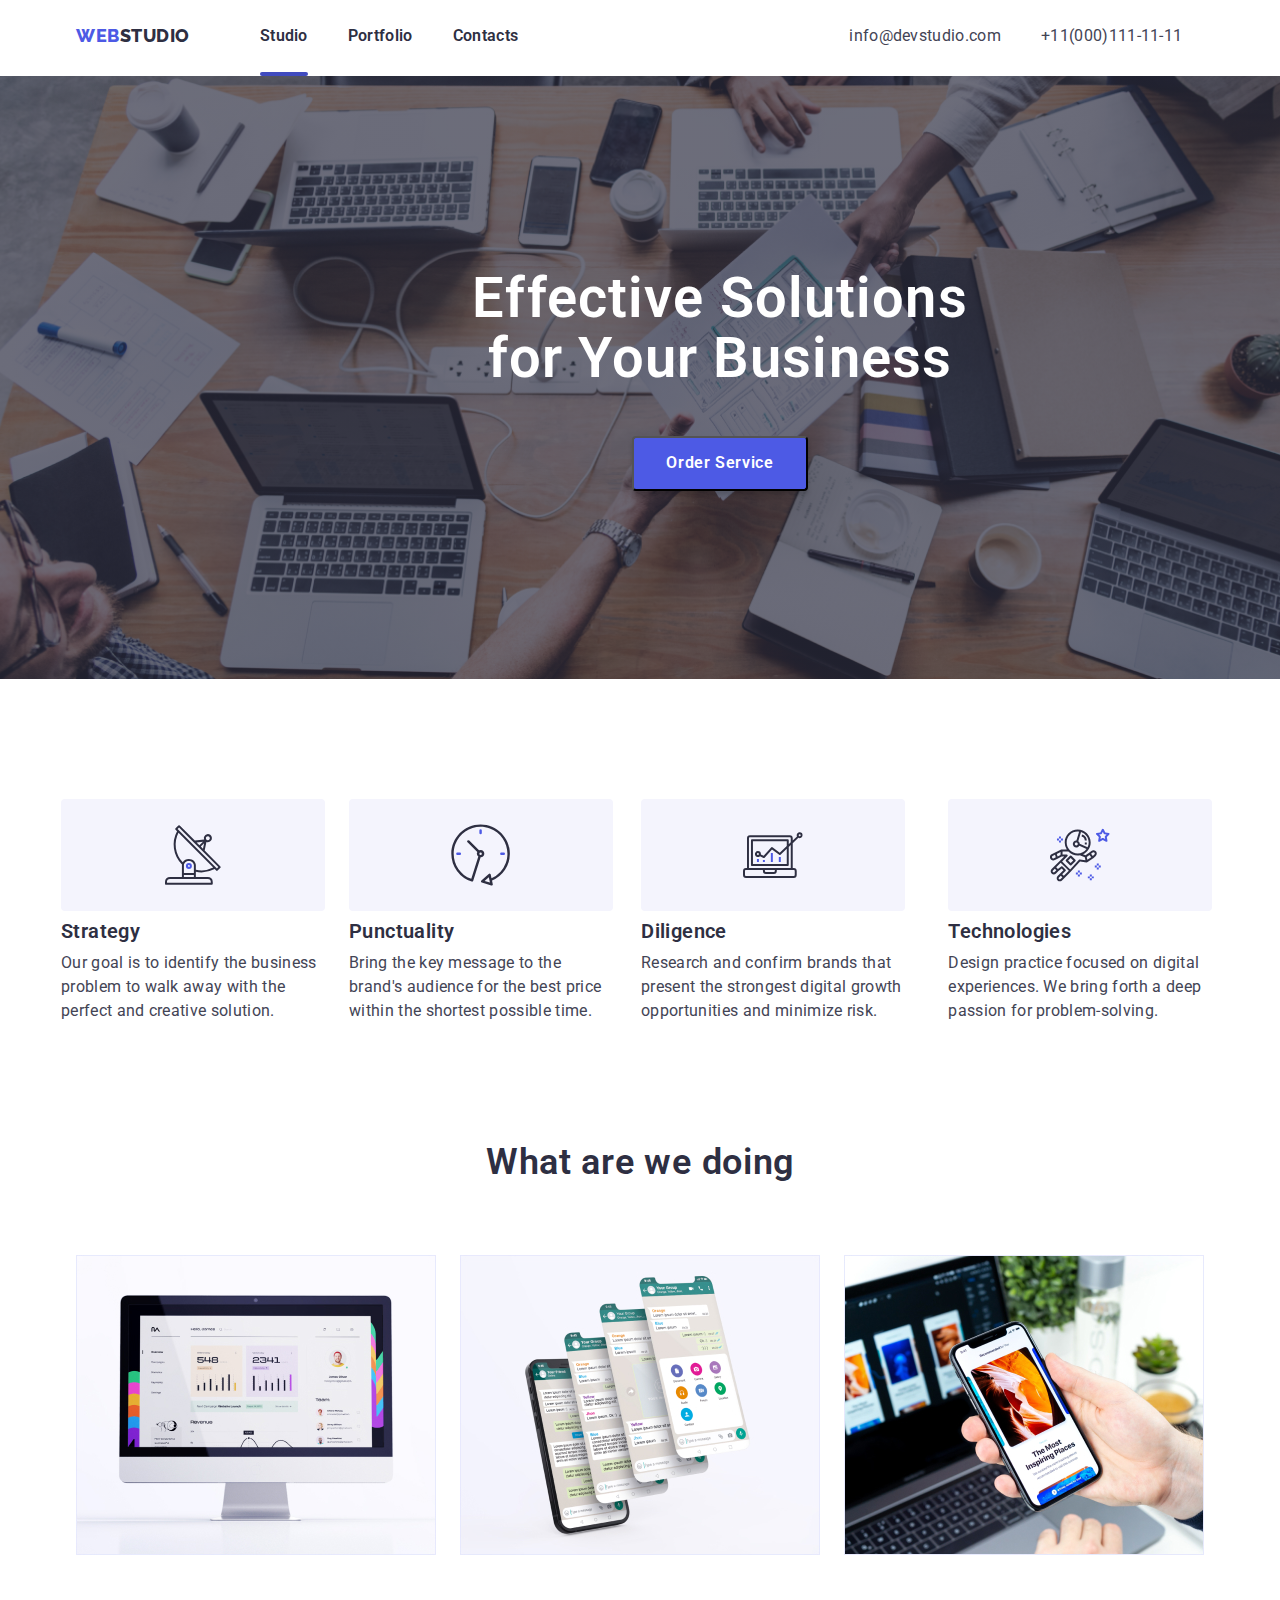
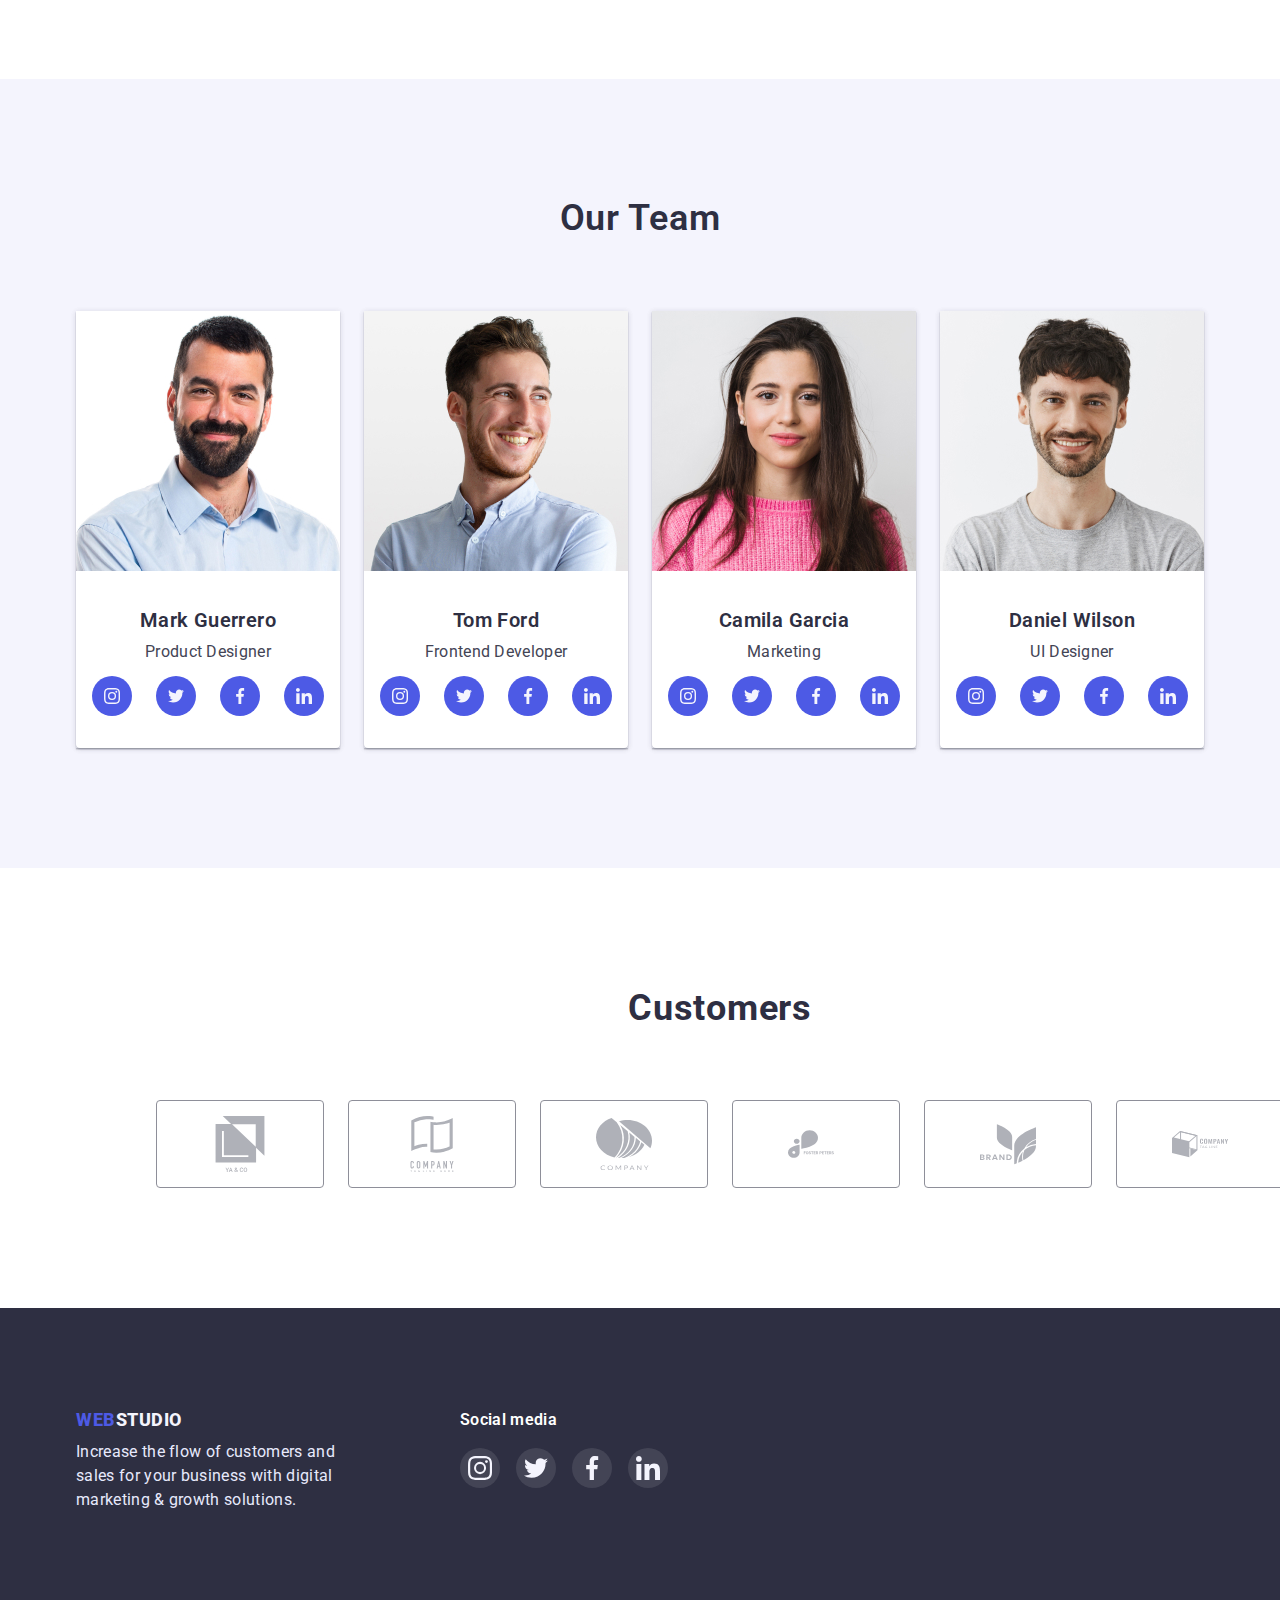
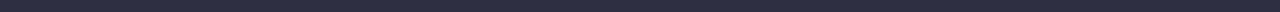
<file: index.html>
<!DOCTYPE html>
<html lang="en">
<head>
    <meta charset="UTF-8">
    <meta http-equiv="X-UA-Compatible" content="IE=edge">
    <meta name="viewport" content="width=device-width, initial-scale=1.0">
    <title>homework-4</title>
    
<link rel="preconnect" href="https://fonts.googleapis.com">
<link rel="preconnect" href="https://fonts.gstatic.com" crossorigin>
<link href="https://fonts.googleapis.com/css2?family=Raleway:wght@800&family=Roboto:wght@400;500;700;900&display=swap"
    rel="stylesheet">
    <link rel="stylesheet" href="https://cdnjs.cloudflare.com/ajax/libs/modern-normalize/1.1.0/modern-normalize.css"
        integrity="sha512-Y0MM+V6ymRKN2zStTqzQ227DWhhp4Mzdo6gnlRnuaNCbc+YN/ZH0sBCLTM4M0oSy9c9VKiCvd4Jk44aCLrNS5Q=="
        crossorigin="anonymous" referrerpolicy="no-referrer" />
    <link rel="stylesheet" href="./styles/styles.css">
</head>
<body>
<header class="header">
    <div class="container flex header-div">
    <nav class="flex">
        <div class="web">
        <a class="webstudio" href="./index.html"><span class="other-color">WEB</span>STUDIO</a>
        </div>
        <ul class="header-list flex">
            <li class="item"><a class="header-link active" href="./">Studio</a></li>
            <li class="item"><a class="header-link" href="./portfolio.html">Portfolio</a></li>
            <li class="item"><a class="header-link" href="./">Contacts</a></li>
        </ul>
    </nav>
         
          <ul class="navigation-list">
            <li class="navigation-list-item"><a class="navigation-link" href="mailto:info@devstudio.com">info@devstudio.com</a></li>
            <li class="navigation-list-item"><a class="navigation-link" href="tel:+11(000)111-11-11">+11(000)111-11-11</a></li>
        </ul>
        
    </div>
    
</header>

<main>
    <section class="header-top-task hero-image">
        <div class="header-to">
            
             <h1 class="header-top-list">Effective Solutions <br> for Your Business</h1>
        </div>
             <div class="header-top-item">
                 <button class="header-top-button" data-modal-open >Order Service</button>
             </div>
        
    </section>
    <section class=" rulee">
    <ul class="container rule">
        <li class="rule-link">
            <div class="icon-rule">
                <svg class="icon-svg" width="59.72" heigh="64">
                 <use href="./image/icon.svg#icon-antenna">
                 </use>
                </svg>
            </div>
            <h3 class="rule-list">Strategy</h3>
            <p class="rule-item">Our goal is to identify the business problem to walk away with the perfect and creative solution.</p>
        </li>
        <li class="rule-link">
            <div class="icon-rule">
                <svg class="icon-svg" width="61.22" heigh="64">
                 <use href="./image/icon.svg#icon-clock">
                 </use>
                </svg>
            </div>
            <h3 class="rule-list">Punctuality</h3>
            <p class="rule-item">Bring the key message to the brand's audience for the best price within the shortest possible time.</p>
        </li>
        <li class="rule-link">
            <div class="icon-rule">
                <svg class="icon-svg" width="59.72" heigh="64">
                 <use href="./image/icon.svg#icon-diagram">
                 </use>
                </svg>
            </div>
            <h3 class="rule-list">Diligence</h3>
            <p class="rule-item">Research and confirm brands that present the strongest digital growth opportunities and minimize risk.</p>
        </li>
        <li class="rule-link">
            <div class="icon-rule">
                <svg class="icon-svg" width="59.72" heigh="64">
                 <use href="./image/icon.svg#icon-astronaut">
                 </use>
                </svg>
            </div>
            <h3 class="rule-list">Technologies</h3>
            <p class="rule-item">Design practice focused on digital experiences. We bring forth a deep passion for problem-solving.</p>
        </li>
    </ul>
    </section>
    <section class="work-padding">
        <h2 class="container work-photo">What are we doing</h2>
        
            <ul class="work-spase ">
            <li class="work-space-photo"><img width="360" height="300" src="image/img1.jpg" alt="statistic"></li>

            <li class="work-space-photo"><img width="360" height="300" src="image/img2.jpg" alt="phone"></li>
        
            <li class="work-space-photo"><img width="360" height="300" src="image/img3.jpg" alt="men look in the phone"></li>
            </ul>
        
    </section>
    <section class="background-team ">
       <div class="team container"> 
        <h2 class="team-photo">Our Team</h2>
        
        <div class="team-spase ">
        <ul>
            <div class="team-box">
        <li class="team-space-photo"><img width="264" height="260" src="image/imgMark.jpg" alt="Mark">
           <div class="name-box">
            <h3 class="team-photo-name">Mark Guerrero</h3>
            <p class="team-photo-job">Product Designer</p>
            <ul class="team-list">
                <li class="team-item">
                    <a href="#" class="team-link">
                        <svg class="team-svg" width="16" height="16">
                            <use href="./image/icon.svg#icon-instagram"></use>
                        </svg>
                    </a>
                </li>
                <li>
                    <a href="#" class="team-link">
                        <svg class="team-svg" width="16" height="16">
                            <use href="./image/icon.svg#icon-twitter"></use>
                        </svg>
                    </a>
                </li>
                <li>
                    <a href="#" class="team-link">
                        <svg class="team-svg" width="16" height="16">
                            <use href="./image/icon.svg#icon-facebook"></use>
                        </svg>
                    </a>
                </li>
                <li>
                    <a href="#" class="team-link">
                        <svg class="team-svg" width="16" height="16">
                            <use href="./image/icon.svg#icon-linkedin"></use>
                        </svg>
                    </a>
                </li>
            </ul>
            </div>
        </li>
            </div>
        <div class="team-box">
        <li class="team-space-photo"><img width="264" height="260" src="image/imgTom.jpg" alt="Tom">
            <div class="name-box"><h3 class="team-photo-name">Tom Ford</h3>
            <p class="team-photo-job">Frontend Developer</p>
            <ul class="team-list">
                <li>
                    <a href="#" class="team-link">
                        <svg class="team-svg" width="16" height="16">
                            <use href="./image/icon.svg#icon-instagram"></use>
                        </svg>
                    </a>
                </li>
                <li>
                    <a href="#" class="team-link">
                        <svg class="team-svg" width="16" height="16">
                            <use href="./image/icon.svg#icon-twitter"></use>
                        </svg>
                    </a>
                </li>
                <li>
                    <a href="#" class="team-link">
                        <svg class="team-svg" width="16" height="16">
                            <use href="./image/icon.svg#icon-facebook"></use>
                        </svg>
                    </a>
                </li>
                <li>
                    <a href="#" class="team-link">
                        <svg class="team-svg" width="16" height="16">
                            <use href="./image/icon.svg#icon-linkedin"></use>
                        </svg>
                    </a>
                </li>   
            </ul>
            </div>
        </li>
        </div>
        <div class="team-box">
        <li class="team-space-photo"><img width="264" height="260" src="image/imgCamila.jpg" alt="Camila">
            <div class="name-box"><h3 class="team-photo-name">Camila Garcia</h3>
            <p class="team-photo-job">Marketing</p>
            <ul class="team-list">
                <li>
                    <a href="#" class="team-link">
                        <svg class="team-svg" width="16" height="16">
                            <use href="./image/icon.svg#icon-instagram"></use>
                        </svg>
                    </a>
                </li>
                <li>
                    <a href="#" class="team-link">
                        <svg class="team-svg" width="16" height="16">
                            <use href="./image/icon.svg#icon-twitter"></use>
                        </svg>
                    </a>
                </li>
                <li>
                    <a href="#" class="team-link">
                        <svg class="team-svg" width="16" height="16">
                            <use href="./image/icon.svg#icon-facebook"></use>
                        </svg>
                    </a>
                </li>
                <li>
                    <a href="#" class="team-link">
                        <svg class="team-svg" width="16" height="16">
                            <use href="./image/icon.svg#icon-linkedin"></use>
                        </svg>
                    </a>
                </li>  
            </ul>
            </div>
        </li>
        </div>
        <div class="team-box">
        <li class="team-space-photo"><img width="264" height="260" src="image/imgDaniel.jpg" alt="Daniel">
            <div class="name-box"><h3 class="team-photo-name">Daniel Wilson</h3>
            <p class="team-photo-job">UI Designer</p>
            <ul class="team-list">
                <li>
                    <a href="#" class="team-link">
                        <svg class="team-svg" width="16" height="16">
                            <use href="./image/icon.svg#icon-instagram"></use>
                        </svg>
                    </a>
                </li>
                <li>
                    <a href="#" class="team-link">
                        <svg class="team-svg" width="16" height="16">
                            <use href="./image/icon.svg#icon-twitter"></use>
                        </svg>
                    </a>
                </li>
                <li>
                    <a href="#" class="team-link">
                        <svg class="team-svg" width="16" height="16">
                            <use href="./image/icon.svg#icon-facebook"></use>
                        </svg>
                    </a>
                </li>
                <li>
                    <a href="#" class="team-link">
                        <svg class="team-svg" width="16" height="16">
                            <use href="./image/icon.svg#icon-linkedin"></use>
                        </svg>
                    </a>
                </li>  
            </ul>
            </div>
        </li>
        </div>
         </ul>
        </div>
        
    </section>
    <section class="cust">
        <div class="customers-div">
        <h2 class="customers">Customers</h2>
        <ul class="customers-list">
            <li class="customers-li">
                <a href="#" class="customers-link">
                   <svg class="customers-svg" width="104" height="56">
                    <use href="./image/icon.svg#icon-company-1"></use></svg> 
                </a>
            </li>
            <li class="customers-li">
                <a href="#" class="customers-link">
                    <svg class="customers-svg" width="104" height="56">
                        <use href="./image/icon.svg#icon-company-2"></use></svg>
                </a>
            </li>
            <li class="customers-li">
                <a href="#" class="customers-link">
                    <svg class="customers-svg" width="104" height="56">
                        <use href="./image/icon.svg#icon-company-3"></use></svg>
                </a>
            </li>
            <li class="customers-li">
                <a href="#" class="customers-link">
                    <svg class="customers-svg" width="104" height="56">
                        <use href="./image/icon.svg#icon-company-4"></use></svg>
                </a>
            </li>
            <li class="customers-li">
                <a href="#" class="customers-link">
                    <svg class="customers-svg" width="104" height="56">
                        <use href="./image/icon.svg#icon-company-5"></use></svg>
                </a>
            </li>
            <li class="customers-li">
                <a href="#" class="customers-link">
                    <svg class="customers-svg" width="104" height="56">
                        <use href="./image/icon.svg#icon-company-6"></use></svg>
                </a>
            </li>
        </ul>
    </div>
    </section>

</main>

<footer class="footer-item">
    <div class="footer-flex">
        <div class="containerr">
             
        <a class="webstudio-footer" href="./index.html"><span class="other-color">WEB</span>STUDIO</a>
                 
        <p class="footer-list">Increase the flow of customers and sales for your business with digital marketing & growth
                solutions.</p>
            
        </div>
    <div class="media-box">
      <h3 class="media">Social media</h3> 
      <ul class="social-list">
        <li class="media-li">
            <a class="media-link" href="">
                <svg class="media-svg" width="24" height="24">
                    <use href="./image/icon.svg#icon-instagram"></use></svg>
            </a>
        </li>
        <li class="media-li">
            <a class="media-link" href="">
                <svg class="media-svg" width="24" height="24">
                    <use href="./image/icon.svg#icon-twitter"></use></svg>
            </a>
        </li>
        <li class="media-li">
            <a class="media-link" href="">
                <svg class="media-svg" width="24" height="24">
                    <use href="./image/icon.svg#icon-facebook"></use></svg>
            </a>
        </li>
        <li class="media-li">
            <a class="media-link" href="">
                <svg class="media-svg" width="24" height="24">
                    <use href="./image/icon.svg#icon-linkedin"></use></svg>
            </a>
        </li>
      </ul>
    </div>
    </div>
</footer>
<!--Modal-->
<div class="backdrop is-hidden" data-modal>
    <div class="modal">
        <button class="modal-btn" data-modal-close>
            <svg class="modal-icon" width="8" height="8">
                <use href="./image/icon.svg#icon-close"></use>
            </svg>
        </button>
    </div>
</div>
<script src="./js/modal.js"></script>
</body>
</html>
</file>
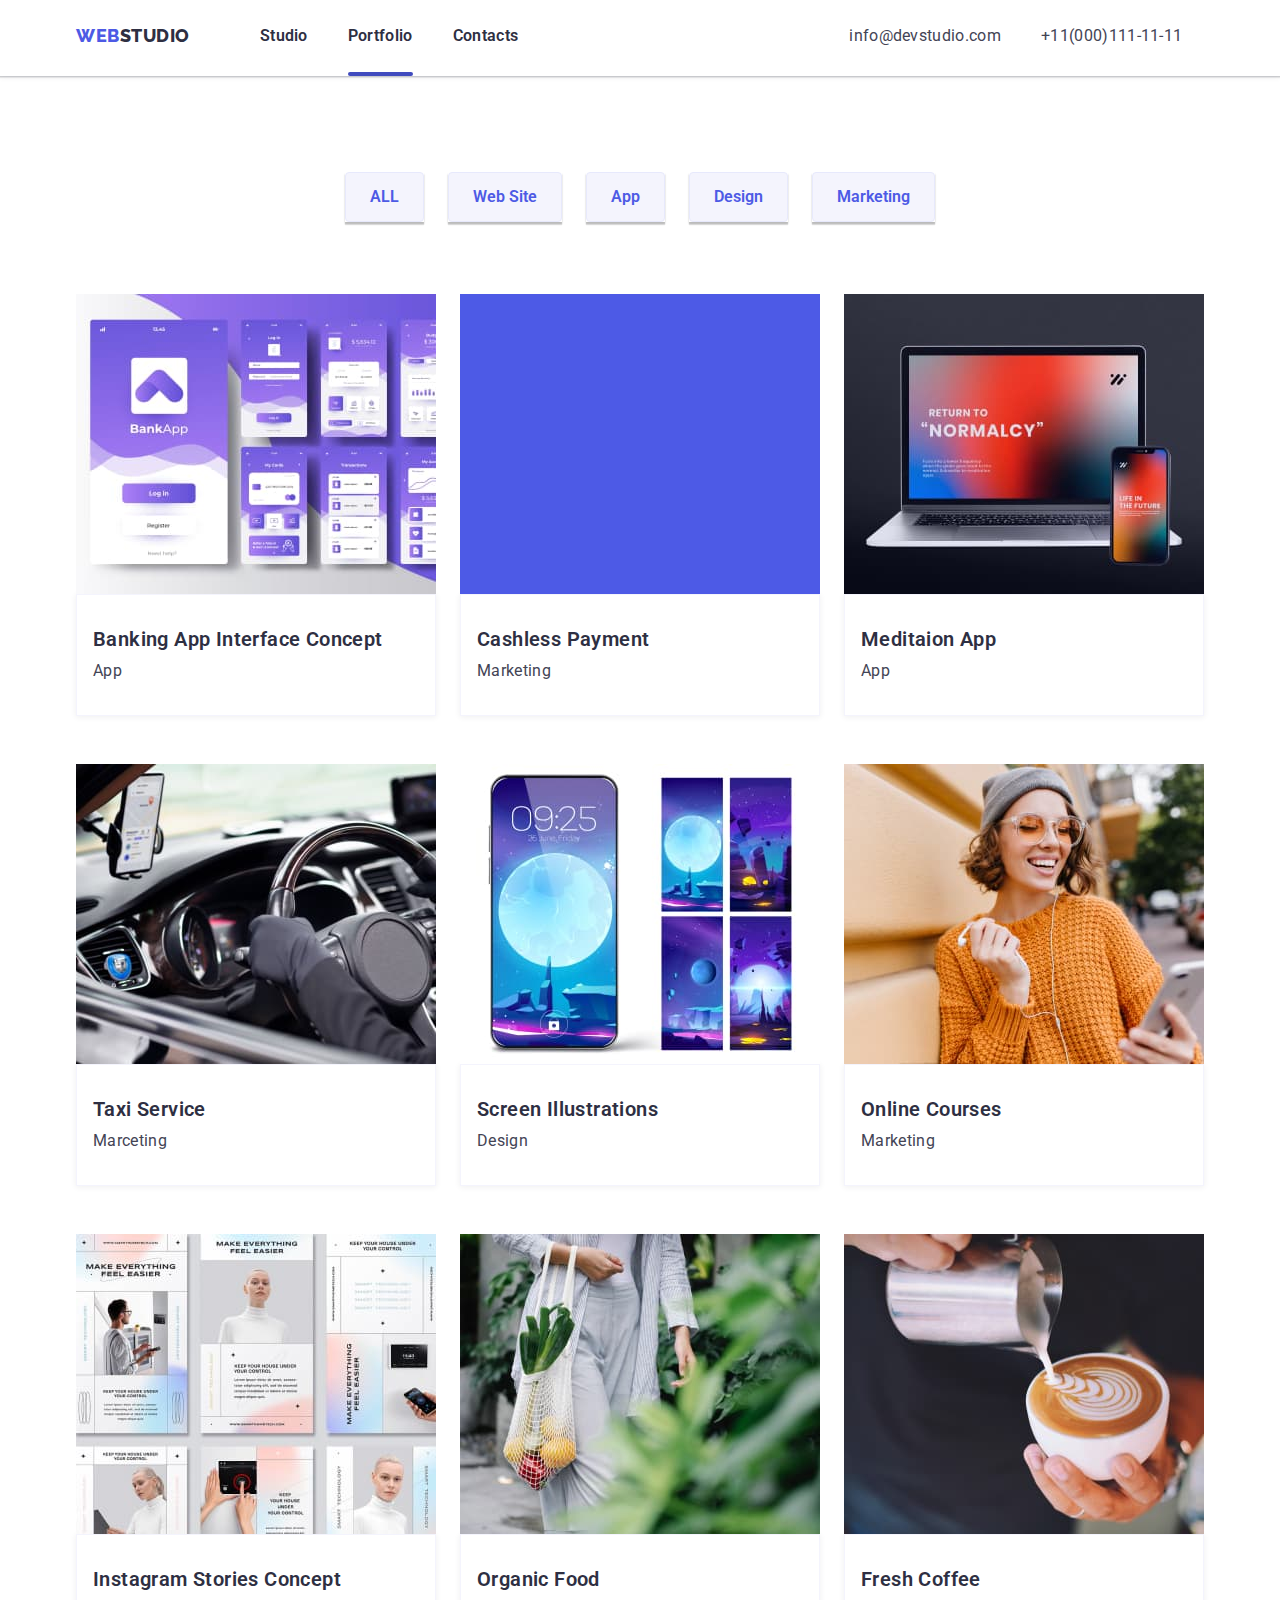
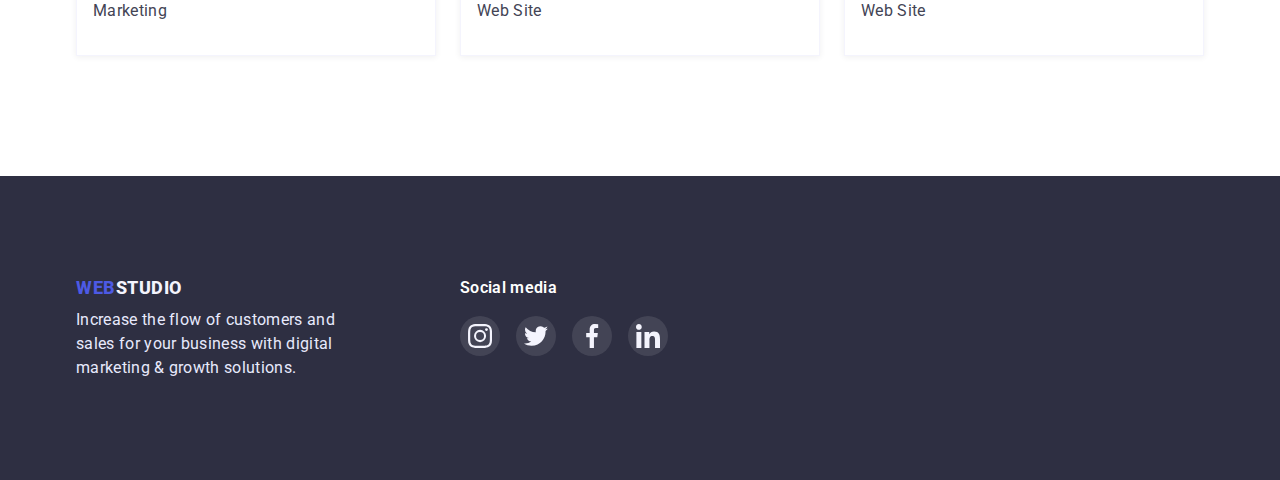
<file: portfolio.html>
<!DOCTYPE html>
<html lang="en">
<head>
    <meta charset="UTF-8">
    <meta http-equiv="X-UA-Compatible" content="IE=edge">
    <meta name="viewport" content="width=device-width, initial-scale=1.0">
    <title>homework-4</title>
    
<link rel="preconnect" href="https://fonts.googleapis.com">
<link rel="preconnect" href="https://fonts.gstatic.com" crossorigin>
<link href="https://fonts.googleapis.com/css2?family=Raleway:wght@800&family=Roboto:wght@400;500;700;900&display=swap"
    rel="stylesheet">
<link rel="stylesheet" href="https://cdnjs.cloudflare.com/ajax/libs/modern-normalize/1.1.0/modern-normalize.css"
      integrity="sha512-Y0MM+V6ymRKN2zStTqzQ227DWhhp4Mzdo6gnlRnuaNCbc+YN/ZH0sBCLTM4M0oSy9c9VKiCvd4Jk44aCLrNS5Q=="
      crossorigin="anonymous" referrerpolicy="no-referrer" />
    <link rel="stylesheet" href="./styles/styles.css">
</head>
<body>
<header class="header">
    <div class="container flex header-div">
        <nav class="flex">
            <div class="web">
                <a class="webstudio" href="./index.html"><span class="other-color">WEB</span>STUDIO</a>
            </div>
            <ul class="header-list flex">
                <li class="item"><a class="header-link" href="./">Studio</a></li>
                <li class="item"><a class="header-link active" href="./portfolio.html">Portfolio</a></li>
                <li class="item"><a class="header-link" href="./">Contacts</a></li>
            </ul>
        </nav>

        <ul class="navigation-list">
            <li class="navigation-list-item"><a class="navigation-link"
                    href="mailto:info@devstudio.com">info@devstudio.com</a></li>
            <li class="navigation-list-item"><a class="navigation-link"
                    href="tel:+11(000)111-11-11">+11(000)111-11-11</a></li>
        </ul>

    </div>

</header>
    <main>
            <h1 class="visually-hidden">Navigation</h1>
            <section class="nav-list-style">
                <div class="contain">
                     <ul class="button-list"> 
                         <li class="button-list-nav">
                             <button class="nav-list-item">ALL</button>
                         </li>
                         <li class="button-list-nav">
                             <button class="nav-list-item">Web Site</button>
                         </li>
                         <li class="button-list-nav">
                             <button class="nav-list-item">App</button>
                         </li>
                         <li class="button-list-nav">
                             <button class="nav-list-item">Design</button>
                         </li>
                         <li class="button-list-nav">
                             <button class="nav-list-item">Marketing</button>
                         </li>
                     </ul>
                     <ul class="portfolio-list">
                        <li class="portfolio-how">
                            <div class="linkss">
                            <a href="" class="links">
                         <img class="list-backround"width="360" height="300" src="image/img4.jpg" alt="app">
                         <div class="overlay">
                            <p class="overlay-text">14 Stylish and User-Friendly App Design Concepts · Task Manager App · Calorie Tracker App · Exotic Fruit Ecommerce App · Cloud Storage App</p>
                         </div>
                        </div>
                         <div class="section-item">
                            <h2 class="section-title">Banking App Interface Concept</h2>
                            <p class="section-subtitle">App</p>
                        </div>
                             </a>
                         </li>
                        <li class="portfolio-how"> 
                            <div class="linkss">
                                <a href="" class="links">
                             <img class="list-backround"width="360" height="300" src="image/img5.jpg" alt="app">
                             <div class="overlay">
                                <p class="overlay-text">14 Stylish and User-Friendly App Design Concepts · Task Manager App · Calorie Tracker App · Exotic Fruit Ecommerce App · Cloud Storage App</p>
                             </div>
                            </div>
                         <div class="section-item">
                            <h2 class="section-title">Cashless Payment</h2>
                            <p class="section-subtitle">Marketing</p>
                        </div>
                        </a>
                        </li>
                        <li class="portfolio-how">
                            <div class="linkss">
                                <a href="" class="links">
                             <img class="list-backround"width="360" height="300" src="image/img6.jpg" alt="app">
                             <div class="overlay">
                                <p class="overlay-text">14 Stylish and User-Friendly App Design Concepts · Task Manager App · Calorie Tracker App · Exotic Fruit Ecommerce App · Cloud Storage App</p>
                             </div>
                            </div>
                        <div class="section-item">
                            <h2 class="section-title">Meditaion App</h2>
                            <p class="section-subtitle">App</p>
                        </div>
                        </a>
                        </li>
                        <li class="portfolio-how"> 
                            <div class="linkss">
                                <a href="" class="links">
                             <img class="list-backround"width="360" height="300" src="image/img7.jpg" alt="app">
                             <div class="overlay">
                                <p class="overlay-text">14 Stylish and User-Friendly App Design Concepts · Task Manager App · Calorie Tracker App · Exotic Fruit Ecommerce App · Cloud Storage App</p>
                             </div>
                            </div>
                         <div class="section-item">
                            <h2 class="section-title">Taxi Service</h2>
                            <p class="section-subtitle">Marceting</p>
                        </div>
                         </a>
                        </li>
                         <li class="portfolio-how"> 
                            <div class="linkss">
                                <a href="" class="links">
                             <img class="list-backround"width="360" height="300" src="image/img8.jpg" alt="app">
                             <div class="overlay">
                                <p class="overlay-text">14 Stylish and User-Friendly App Design Concepts · Task Manager App · Calorie Tracker App · Exotic Fruit Ecommerce App · Cloud Storage App</p>
                             </div>
                            </div>
                         <div class="section-item">
                            <h2 class="section-title">Screen Illustrations</h2>
                            <p class="section-subtitle">Design</p>
                        </div>
                        </a>
                        </li>
                        <li class="portfolio-how">
                            <div class="linkss">
                                <a href="" class="links">
                             <img class="list-backround"width="360" height="300" src="image/img9.jpg" alt="app">
                             <div class="overlay">
                                <p class="overlay-text">14 Stylish and User-Friendly App Design Concepts · Task Manager App · Calorie Tracker App · Exotic Fruit Ecommerce App · Cloud Storage App</p>
                             </div>
                            </div>
                         <div class="section-item">
                            <h2 class="section-title">Online Courses</h2>
                            <p class="section-subtitle">Marketing</p>
                        </div>
                    </a>
                        </li>
                        <li class="portfolio-how"> 
                            <div class="linkss">
                                <a href="" class="links">
                             <img class="list-backround"width="360" height="300" src="image/img10.jpg" alt="app">
                             <div class="overlay">
                                <p class="overlay-text">14 Stylish and User-Friendly App Design Concepts · Task Manager App · Calorie Tracker App · Exotic Fruit Ecommerce App · Cloud Storage App</p>
                             </div>
                            </div>
                         <div class="section-item">
                            <h2 class="section-title">Instagram Stories Concept</h2>
                            <p class="section-subtitle">Marketing</p>
                        </div>
                    </a>
                        </li>
                        <li class="portfolio-how">
                            <div class="linkss">
                                <a href="" class="links">
                             <img class="list-backround"width="360" height="300" src="image/img11.jpg" alt="app">
                             <div class="overlay">
                                <p class="overlay-text">14 Stylish and User-Friendly App Design Concepts · Task Manager App · Calorie Tracker App · Exotic Fruit Ecommerce App · Cloud Storage App</p>
                             </div>
                            </div>
                         <div class="section-item">
                            <h2 class="section-title">Organic Food</h2>
                            <p class="section-subtitle">Web Site</p>
                        </div>
                    </a>
                        </li>
                        <li class="portfolio-how">
                            <div class="linkss">
                                <a href="" class="links">
                             <img class="list-backround"width="360" height="300" src="image/img12.jpg" alt="app">
                             <div class="overlay">
                                <p class="overlay-text">14 Stylish and User-Friendly App Design Concepts · Task Manager App · Calorie Tracker App · Exotic Fruit Ecommerce App · Cloud Storage App</p>
                             </div>
                            </div>
                         <div class="section-item">
                            <h2 class="section-title">Fresh Coffee</h2>
                            <p class="section-subtitle">Web Site</p>
                        </div>
                    </a>
                        </li>
                    </ul>
                </div>
                </div>
            </section>
    </main>
    <footer class="footer-item">
        <div class="footer-flex">
            <div class="containerr">
                 
            <a class="webstudio-footer" href="./index.html"><span class="other-color">WEB</span>STUDIO</a>
                     
            <p class="footer-list">Increase the flow of customers and sales for your business with digital marketing & growth
                    solutions.</p>
                
            </div>
        <div class="media-box">
          <h3 class="media">Social media</h3> 
          <ul class="social-list">
            <li class="media-li">
                <a class="media-link" href="">
                    <svg class="media-svg" width="24" height="24">
                        <use href="./image/icon.svg#icon-instagram"></use></svg>
                </a>
            </li>
            <li class="media-li">
                <a class="media-link" href="">
                    <svg class="media-svg" width="24" height="24">
                        <use href="./image/icon.svg#icon-twitter"></use></svg>
                </a>
            </li>
            <li class="media-li">
                <a class="media-link" href="">
                    <svg class="media-svg" width="24" height="24">
                        <use href="./image/icon.svg#icon-facebook"></use></svg>
                </a>
            </li>
            <li class="media-li">
                <a class="media-link" href="">
                    <svg class="media-svg" width="24" height="24">
                        <use href="./image/icon.svg#icon-linkedin"></use></svg>
                </a>
            </li>
          </ul>
        </div>
        </div>
    </footer>
    
</body>
</html>
</file>
<file: styles/styles.css>
header{
font-family: 'Raleway', sans-serif;
}

body{
    font-family: 'Roboto', sans-serif;
     background-color: #ffffff;
}
body {
    box-sizing: border-box;
}


/*header*/

.container {
    width: 1158px;
    padding-left: 15px;
    padding-right: 15px;
    margin: 0 auto;  
}

.web{
     margin-right: 70px;   
}

.flex{
    display: flex;
    
}

.header-list {
    margin: 0 auto;
     padding: 0;
    list-style: none;
}

.header{
    padding-top: 24px;
    
     box-shadow: 0px 2px 1px rgba(46, 47, 66, 0.08), 0px 1px 1px rgba(46, 47, 66, 0.16), 0px 1px 6px rgba(46, 47, 66, 0.08);
    background: #FFFFFF;   
}

.webstudio {
    font-weight: 800;
    font-size: 18px;
    line-height: 1.33;
    letter-spacing: 0.03em;
    text-transform: uppercase;
    color: #2E2F42;
    text-decoration: none;
}

.other-color{
    font-weight: 800;
    font-size: 18px;
    line-height: 1.33;
    letter-spacing: 0.03em;
    text-transform: uppercase;
    color: #4D5AE5;
}

.header-list .item:not(:last-child){
    margin-right: 40px;
}
.header-link:hover,
.header-link:focus{
 color: #4D5AE5;
}

.header-div{
    
}

.header-link {
    display: block;
    font-family: 'Roboto';
    font-weight: 600;
    font-size: 16px;
    line-height: 1.5;
    letter-spacing: 0.02em;
    color: #2e2f42;
    text-decoration: none;

    transition-property: color;
    transition-duration: 250ms;
    transition-timing-function: cubic-bezier(0.4, 0, 0.2, 1);
}

.active::after{
    content: '';
    display: block;
    width: 100%;
    height: 4px;
    margin-top: 24px;
    background: #404BBF;
    border-radius: 2px;
}
.navigation-list .navigation-list-item:not(:last-child) {
    margin-right: 40px;
}

.navigation-list{
    display: flex;
   
    
    padding-left: 0; 
    margin: 0;
    margin-left: 331px;
    list-style: none;
}

.navigation-link {
    font-family: 'Roboto';
    font-size: 16px;
    line-height: 1.5;
    letter-spacing: 0.02em;
    color: #434455;
    text-decoration: none;

        transition-property: color;
    transition-duration: 250ms;
    transition-timing-function: cubic-bezier(0.4, 0, 0.2, 1);
}

.navigation-link:hover,
.navigation-link:focus{
    color: #4D5AE5;;
}

/*header-top*/

.header-top-task{
    min-width: 1440px;
    height: 603px;
padding-top: 192px;
padding-bottom: 192px;
margin: 0 auto;
    background-color: #2E2F42;
   
    
}
.hero-image{
    min-width: 1440px;
    max-height: 603px;
    background-image:
    linear-gradient(to right ,rgba( 46, 47, 66, 0.7 ),rgba( 46, 47, 66, 0.7 )) ,
    url(../image/people-office.jpg);
     background-color: gray;
    display: block;
    background-position: center;
    background-size: cover;
    background-repeat: no-repeat;
    
}

.header-top{
    text-align: center;
       
}

.header-top-list {
    margin: 0 auto;
    font-weight: 600;
    font-size: 56px;
    line-height: calc(60/56);
     text-align: center;
    letter-spacing: 0.02em;

    color: #FFFFFF;
}

.header-top-item{
    display: flex;
    justify-content: center;
    margin-top: 48px;
         
}
.header-top-button:hover{
    background: #4D5AE5;
    box-shadow: 0px 1px 6px rgba(46, 47, 66, 0.08), 0px 1px 1px rgba(46, 47, 66, 0.16), 0px 2px 1px rgba(46, 47, 66, 0.08);
    border-radius: 4px;
}
.header-top-button:active{
    background: #404BBF;
box-shadow: 0px 4px 4px rgba(0, 0, 0, 0.15);
border-radius: 4px;
}

.header-top-button {
    border-radius: 4px;
     padding: 16px 32px;
     gap: 10px;

    font-weight: 600;
    font-size: 16px;
    line-height: 1.18;
    letter-spacing: 0.04em;
     color: #FFFFFF;
     background: #4D5AE5;
     box-shadow: 0px 4px 4px rgba(0, 0, 0, 0.15);
     border-radius: 4px;

         transition-property: box-shadow;
    transition-duration: 250ms;
    transition-timing-function: cubic-bezier(0.4, 0, 0.2, 1);
}

/*rule*/
.icon-rule{
    margin-bottom: 8px;
    width: 264px;
    height: 112px;
    display: flex;
    justify-content: center;
    background-color: #F4F4FD;
    border-radius: 4px;
}
.icon-svg{
    fill: #2E2F42;;
}

.rulee{
    padding-top: 120px;
    padding-bottom: 120px;
}

.rule {
    display: flex;
    list-style: none;
    padding: 0;
    margin: 0 auto;
   

}

.rule .rule-link:not(:last-child){
    margin-right: 24px;
}

.rule-list {
    margin: 0 auto;
     font-weight: 600;
     font-size: 20px;
     line-height: 1.20;
     letter-spacing: 0.02em;
     color: #2E2F42;
}

.rule-item {
    margin: 0 auto;
    margin-top: 8px;
    
    font-size: 16px;
    line-height: 1.5;
    letter-spacing: 0.02em;
    color: #434455;
}

/*section1*/
.work-padding{
padding-bottom: 120px;
margin: 0 auto;
}
.work-photo{
    
    
    text-align: center;
    font-weight: 600;
    font-size: 36px;
    line-height: 1.11;
    letter-spacing: 0.02em;
    color: #2E2F42;
}



.work-spase{
     display: flex;
    justify-content: center;
    padding-left: 0;
     margin-top: 72px;
    margin-right: 0;
    margin-bottom: 0;
    list-style: none;
     
}
.work-spase .work-space-photo:not(:last-child) {
    margin-right: 24px;
}

/*section2*/

.background-team{
    
    
    padding-top: 120px;
    padding-bottom: 120px;
    margin-left: auto;
    margin-right: auto;

    background: #F4F4FD;
}


.team-photo{
    margin: 0 auto;
    margin-bottom: 72px;
    
    text-align: center;
    font-weight: 600;
    font-size: 36px;
    line-height: 1.11;
    letter-spacing: 0.02em;
    text-transform: capitalize;
    color: #2E2F42;
}

.team-spase ul{
    display: flex;
    justify-content: center;
    padding-left: 0;
    list-style: none;
    margin: 0 auto;
    
}

.team-spase .team-box:not(:last-child){
    margin-right: 24px;
}
.name-box {

    padding-top: 32px;
    padding-bottom: 32px;
}
.team-box{
    background: #FFFFFF;
        box-shadow: 0px 1px 6px rgba(46, 47, 66, 0.08), 0px 1px 1px rgba(46, 47, 66, 0.16), 0px 2px 1px rgba(46, 47, 66, 0.08);
        border-radius: 0px 0px 4px 4px;
}


.team-photo-name {
    
    margin: 0;
    margin-bottom: 8px;
    text-align: center;
    font-weight: 600;
    font-size: 20px;
    line-height: 1.2;
    letter-spacing: 0.02em;
    color: #2E2F42;
}
.team-space-photo{
    box-shadow: 0px 1px 6px rgba(46, 47, 66, 0.08), 0px 1px 1px rgba(46, 47, 66, 0.16), 0px 2px 1px rgba(46, 47, 66, 0.08);
}

.team-photo-job {

    margin: 0;
    font-size: 16px;
    text-align: center;
    line-height: 1.5;
    letter-spacing: 0.02em;
    color: #434455;
}
.team-list{
    display: flex;
    justify-content: center;
    flex-direction: row;
    align-items: center;
    padding: 0;
    gap: 24px;
}
.team-link{
    width: 40px;
    height: 40px;
    display: flex;
    border-radius: 50%;
    background-color: #4D5AE5;
    justify-content: center;
    align-items: center;
    flex-direction: row;
    padding: 0;
    margin-top: 12px;
    
}
.team-item{
    border: 0;
}
.team-svg{
   fill: #F4F4FD;;

}
/*customers*/
.cust{
    min-width: 1440px;
    
    
}
.customers-div{
    width: 1158px;
    padding-left: 15px;
    padding-right: 15px;
    margin: 0 auto;
   
    

}
.customers{
    margin: 0 auto;
    padding: 0;
    padding-top: 120px;
    padding-bottom: 72px;
    display: flex;
    justify-content: center;
    align-items: center;
    

font-style: normal;
font-weight: 700;
font-size: 36px;
line-height: 40px;


text-align: center;
letter-spacing: 0.02em;
text-transform: capitalize;
color: #2E2F42;
}
.customers-li{

 
}
.customers-link{
 display: flex;
 justify-content: center;
 align-items: center;
 flex-direction: row;
 width: 168px;
height: 88px;  
 border: 1px solid #8E8F99;
 border-radius: 4px;
 color: #AFB1B8;
 
     transition-property: color, border;
    transition-duration: 250ms;
    transition-timing-function: cubic-bezier(0.4, 0, 0.2, 1);
}


.customers-list .customers-li:not(:last-child){
    margin-right: 24px;
}
.customers-list{
 
display: flex;
justify-content: center;
align-items: center;
list-style: none;
margin: 0 auto;
padding: 0;
padding-bottom: 120px;
}
.customers-link:hover,
.customers-link:focus{
    border-color:#404BBF;
    color: #4D5AE5;
}
.customers-svg{
fill: currentColor
}
.customers-svg:hover{
    fill: #404BBF;
}

/*fotter*/
.footer-item{
    
    padding-top: 100px;
    padding-bottom: 100px;
    margin: 0 auto;
    background: #2E2F42;

}
.containerr{


}

.webstudio-footer {
    text-decoration: none;
    font-weight: 800;
    font-size: 18px;
    line-height: 1.16;
    letter-spacing: 0.03em;
     color: #F4F4FD;
} 

    

.footer-list{
    margin: 0 ;
    margin-top: 8px;
    width: 264px;
    
     font-size: 16px;
     line-height: 1.5;
     letter-spacing: 0.02em;
     color: #E7E9FC;
}
.footer-flex{
    max-width: 1158px;
    padding-left: 15px;
    padding-right: 15px;
    margin: 0 auto;
    display: flex;
    justify-content: center
    align-items: center;
}
.media-box{
     
    padding-left: 120px;  
}
.media-svg{
    margin: 0;
    
    
}
.media-link{
    width: 24px;
    height: 24px;
    
    
}
.social-list .media-link:hover{
    background-color: #31D0AA;
   
}
.social-list.media-link:active{
   background-color: #31D0AA; 
}
.media-link{
    width: 40px;
    height: 40px;
    display: flex;
    justify-content: center;
    align-items: center;
    background: rgba(255, 255, 255, 0.1);
    border-radius: 50%;

    transition-property: background-color;
    transition-duration: 250ms;
    transition-timing-function: cubic-bezier(0.4, 0, 0.2, 1);
}
.media{
margin: 0;

font-weight: 600;
font-size: 16px;
line-height: 24px;
letter-spacing: 0.02em;
color: #FFFFFF;
}
.social-list{
list-style: none;
padding-left: 0;
margin: 0;
margin-top: 16px;
display: flex;

}
.social-list .media-li:not(:last-child){
    margin-right: 16px;
}
/*portfolio-navigation*/

.visually-hidden {
    position: absolute;
    width: 1px;
    height: 1px;
    margin: -1px;
    border: 0;
    padding: 0;

    white-space: nowrap;
    clip-path: inset(100%);
    clip: rect(0 0 0 0);
    overflow: hidden;
}

.nav-list-style{
    
    
    padding-top: 96px;
    padding-bottom: 120px;
    list-style: none;
}
.button-list{
    display: flex;
    justify-content: center;
    margin: 0 auto;
    padding-left: 0;
}
.button-list .button-list-nav:not(:last-child){
    margin-right: 24px;
}
.button-list-nav{
    box-shadow: 0px 3px 1px rgba(0, 0, 0, 0.1), 0px 2px 1px rgba(0, 0, 0, 0.08), 0px 2px 2px rgba(0, 0, 0, 0.12);
}
.nav-list-item{
    padding-top: 12px;
    padding-bottom: 12px;
    padding-left: 24px;
    padding-right: 24px;
   
    border: 1px solid #E7E9FC;
        border-radius: 4px;
    font-weight: 600;
    font-size: 16px;
    line-height: 1.5;
    color: #4D5AE5; 
     background: #F4F4FD;
     
     transition-property: color, background-color;
    transition-duration: 250ms;
    transition-timing-function: cubic-bezier(0.4, 0, 0.2, 1);
     
}

.nav-list-item:hover,
.nav-list-item:focus{
    background: #4D5AE5;
    color: white;
}

/*portfolio section*/

.nav-list-style ul{
    list-style: none;
}
.contain{
        width: 1158px;
         padding: 0 15px;
        margin: 0 auto;
        
}
.list-backround{
    display: block;
}
.portfolio-list{
        display: flex;
        flex-wrap: wrap;
        row-gap: 48px;
        column-gap: 24px;
        padding-left: 0;
        margin: 0 auto;
        margin-top: 72px;
        list-style: none;
        
        
        
}
   
.portfolio-list .list-backround{
        flex-basis: calc((100% - 2 * 24) / 3);
}

.section-item {
padding: 32px 0px;
padding-left: 16px;

border: 0.5px solid #F4F4FD;
    box-shadow: 0px 1px 6px rgba(46, 47, 66, 0.08);

    transition-property: box-shadow;
    transition-duration: 250ms;
    transition-timing-function: cubic-bezier(0.4, 0, 0.2, 1);
}
.portfolio-how:hover{
    box-shadow: 0px 1px 6px rgba(46, 47, 66, 0.08), 0px 1px 1px rgba(46, 47, 66, 0.16), 0px 2px 1px rgba(46, 47, 66, 0.08);
}
.section-title {

    margin: 0;
    font-weight: 600;
    font-size: 20px;
    line-height: 1.2;
    letter-spacing: 0.02em;
    color: #2E2F42;
}


.section-subtitle {
margin: 0;
padding-top: 8px;
    font-size: 16px;
    line-height: 1.5;
    letter-spacing: 0.02em;
    color: #434455;
}
.linkss{
    position: relative;
    overflow: hidden;
    
}
.links{
    text-decoration: none;
}
.overlay{
    position: absolute;
    top: 0;
    left: 0;
    transform: translateY(100%);

     display: flex;
     justify-content: center;
     align-items: center;
    width: 100%;

    height: 100%;
    background-color: #4D5AE5;

    transition: transform 250ms;
}
.links:hover .overlay{
    transform: translateY(0);
}
.overlay-text{
    width: 296px;
font-family: 'Roboto';
font-style: normal;
font-weight: 400;
font-size: 16px;
line-height: 24px;
letter-spacing: 0.02em;
color: #F4F4FD;
}

/* Modal window*/

.backdrop{
    position: fixed;
    top:0;
    left: 0;
    z-index: 1000;
    width: 100%;
    height: 100%;

    background-color: rgba(46, 47, 66, 0.4);

    transition: visibility 250ms, opacity 250ms, scale 250ms
}
.backdrop.is-hidden{
    visibility: hidden;
    opacity: 0;
    scale: 0;
    pointer-events: none;
}
.modal{
    position: absolute;
    top: 50%;
    left: 50%;
    transform: translate(-50%, -50%);

    width: 408px;
    min-height: 576px;

    

    background-color: #fff;
    border-radius: 4px;
    box-shadow: 0px 1px 1px rgba(0, 0, 0, 0.14), 0px 1px 3px rgba(0, 0, 0, 0.12), 0px 2px 1px rgba(0, 0, 0, 0.2);

    transition: opacity 250ms, transform 250ms;
}
.backdrop.is-hidden .modal{
    transform: translate(-50%, -70%);
    opacity: 0;
}
.modal-btn{
position: absolute;
top: 24px;
right: 24px;

    display: flex;
    justify-content: center;
    align-items: center;
    
    width: 24px;
    height: 24px;

    background-color: #E7E9FC;
    border: 1px solid rgba(0, 0, 0, 0.1);
    border-radius: 50%;

    cursor: pointer;
}
</file>
